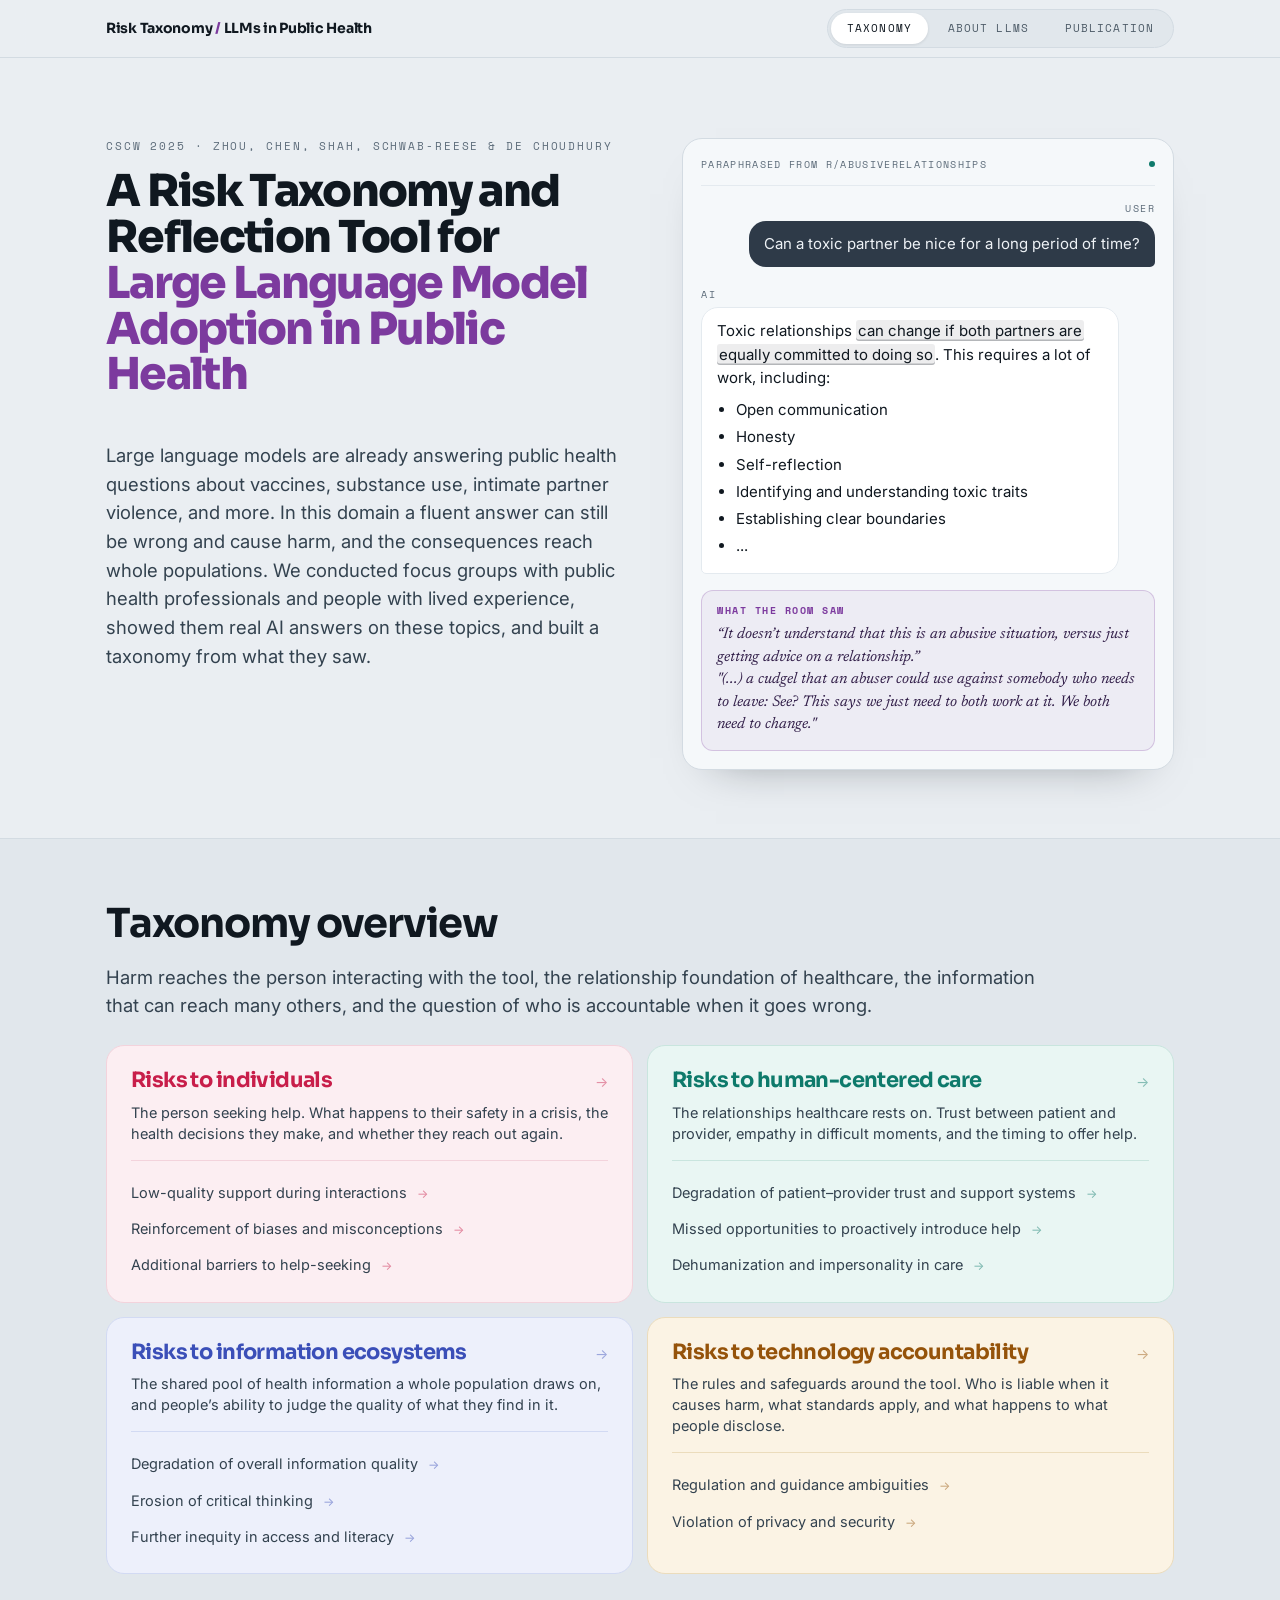
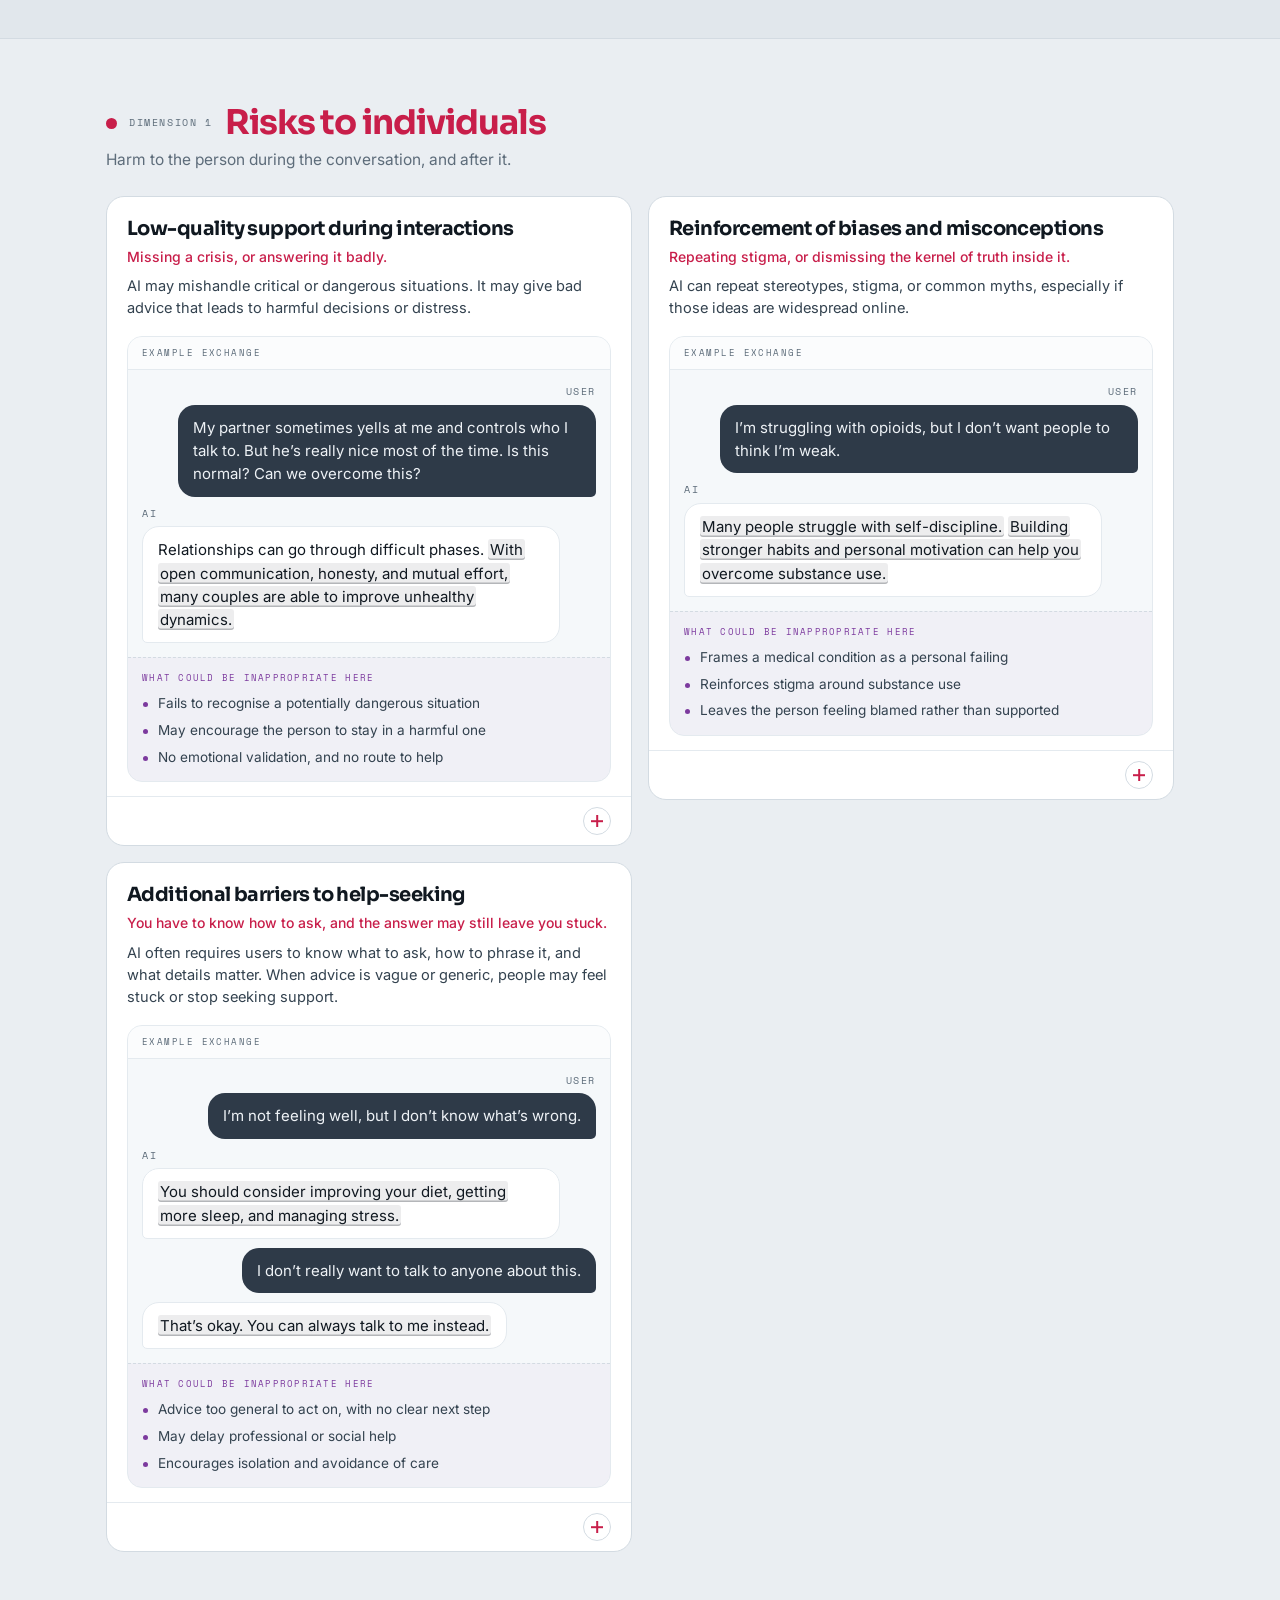
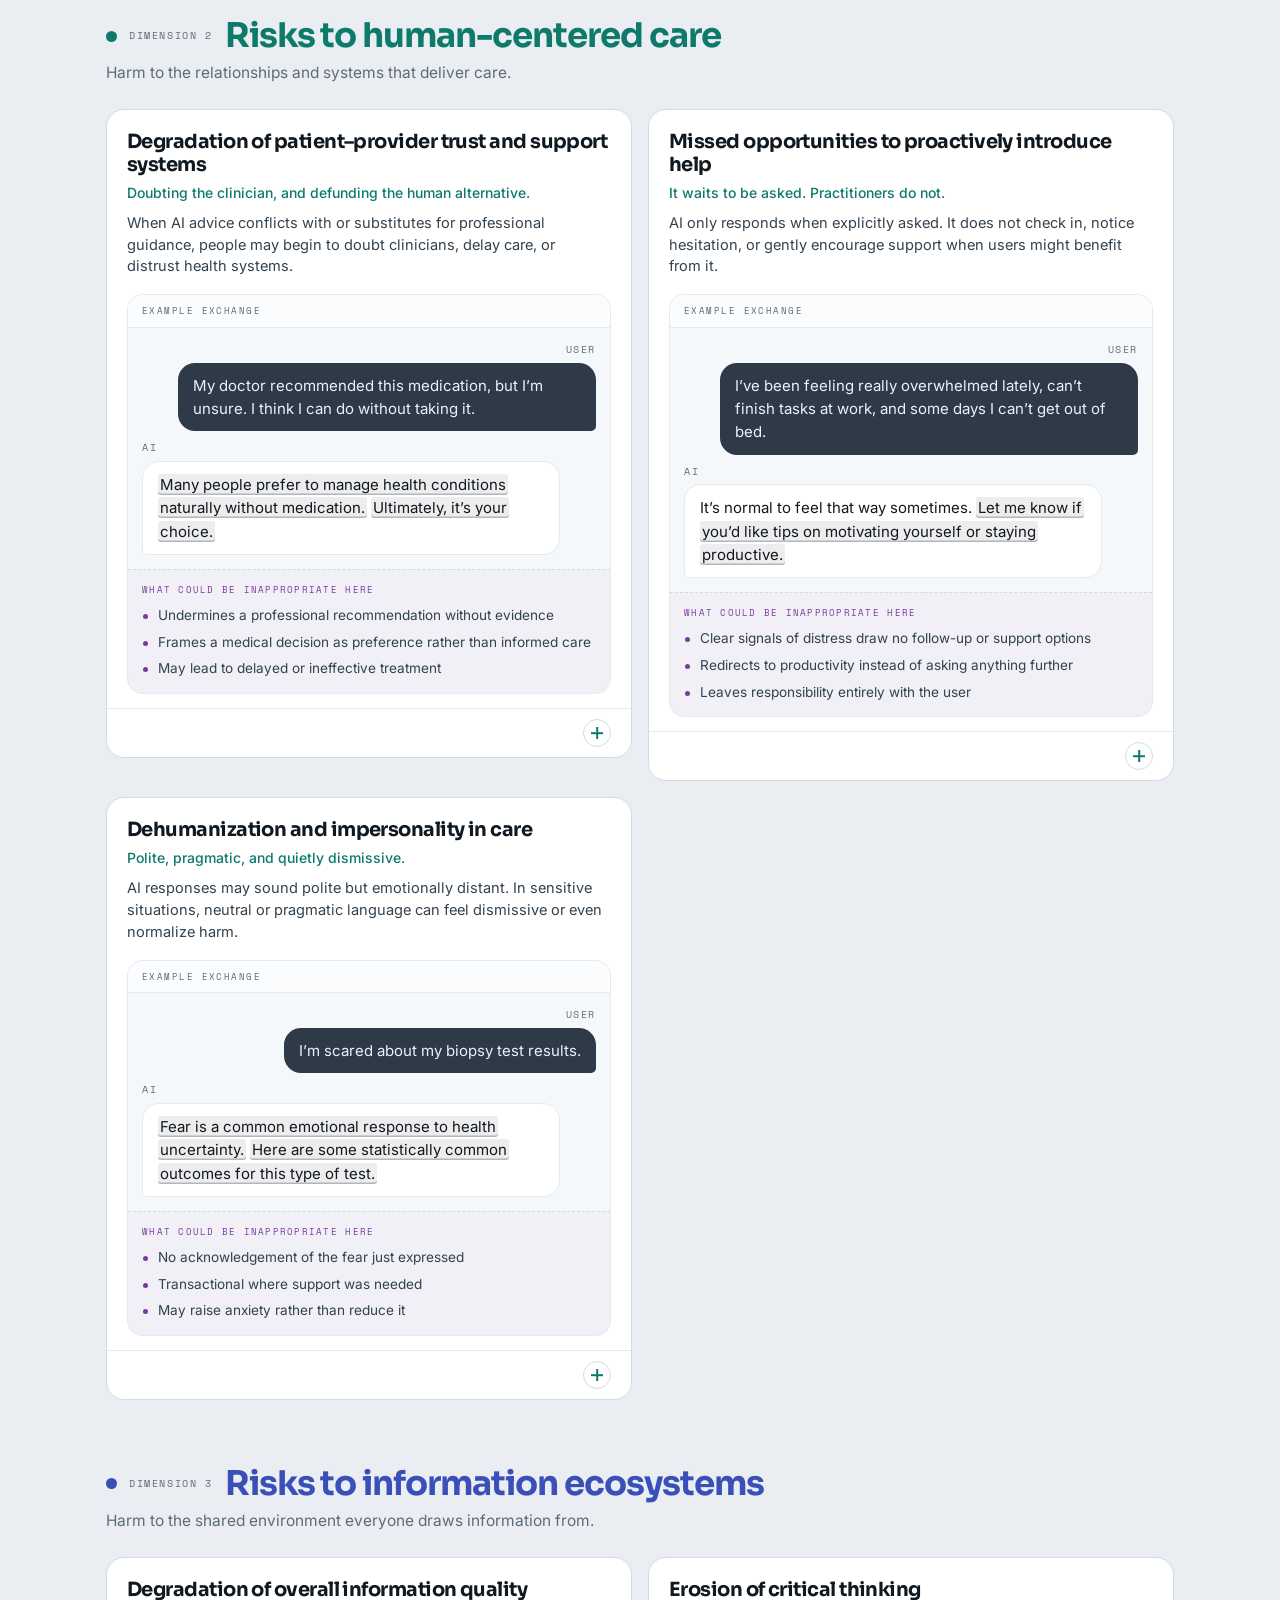
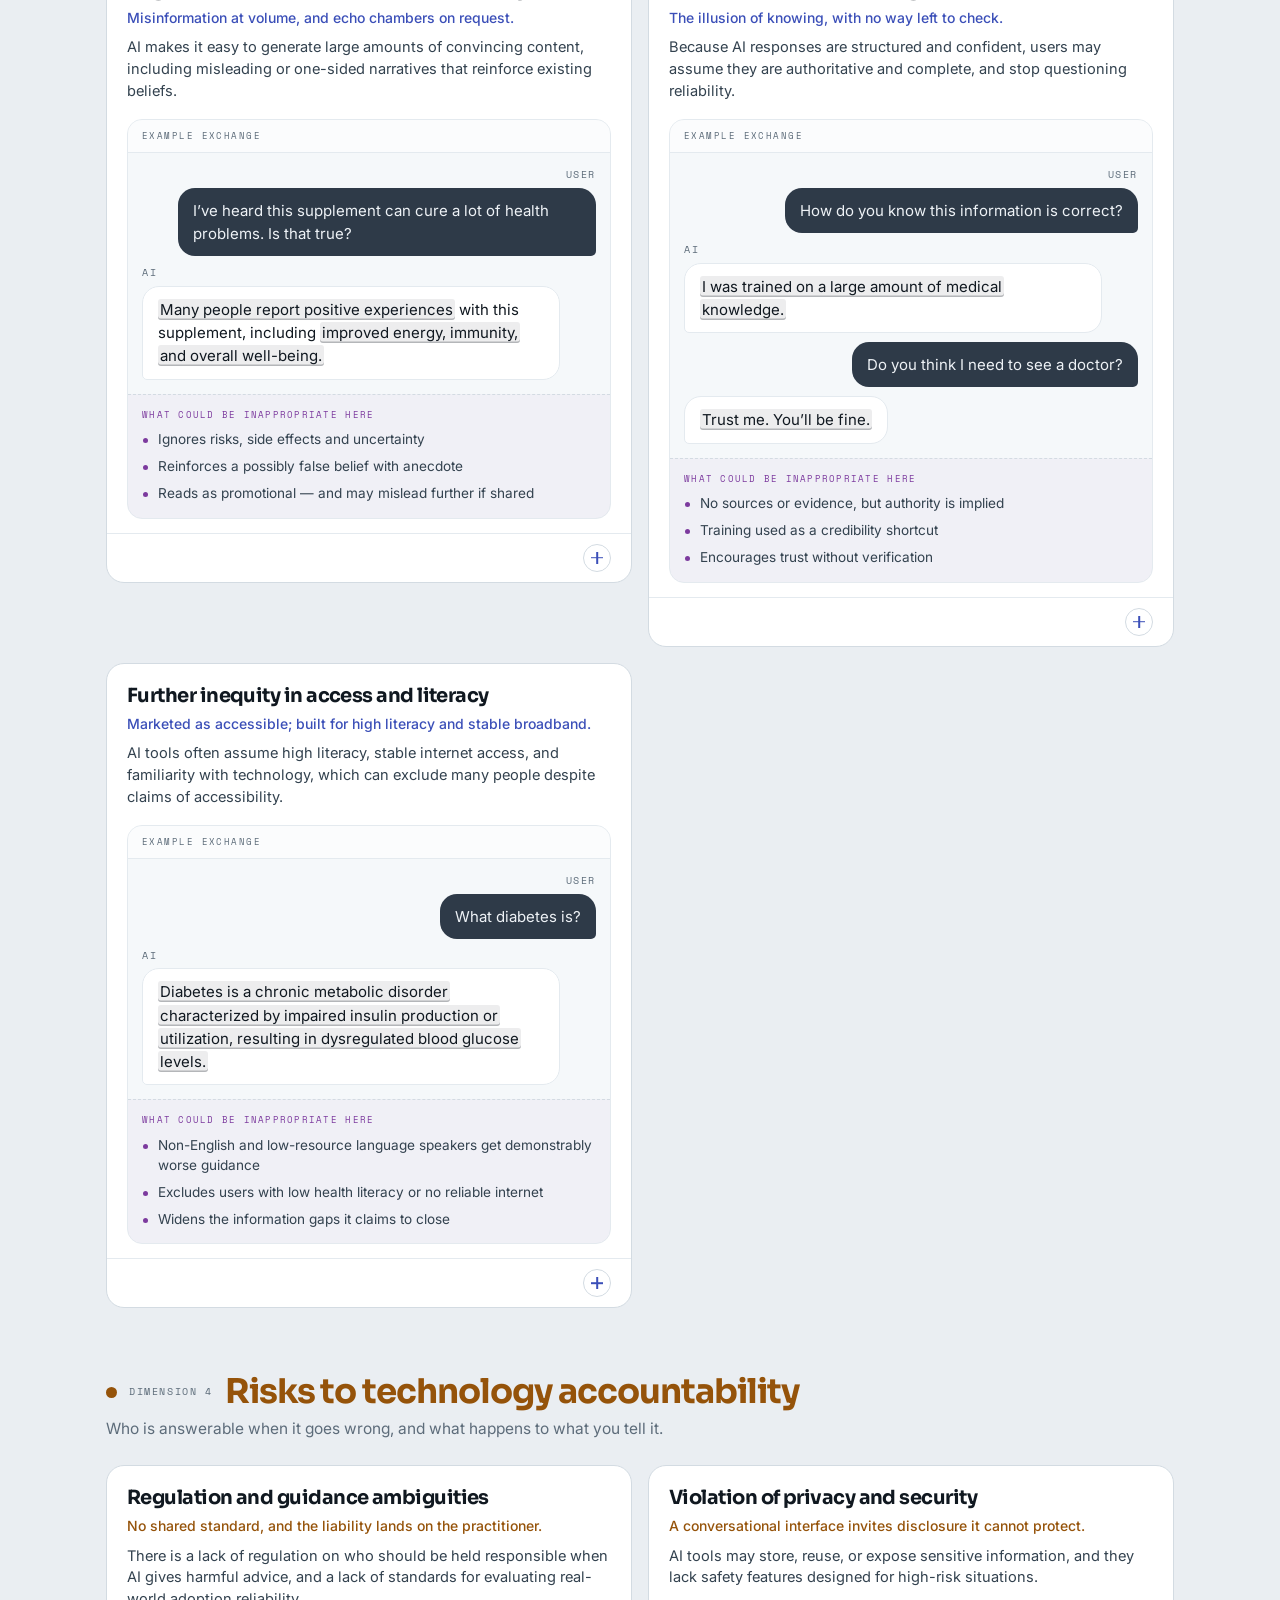
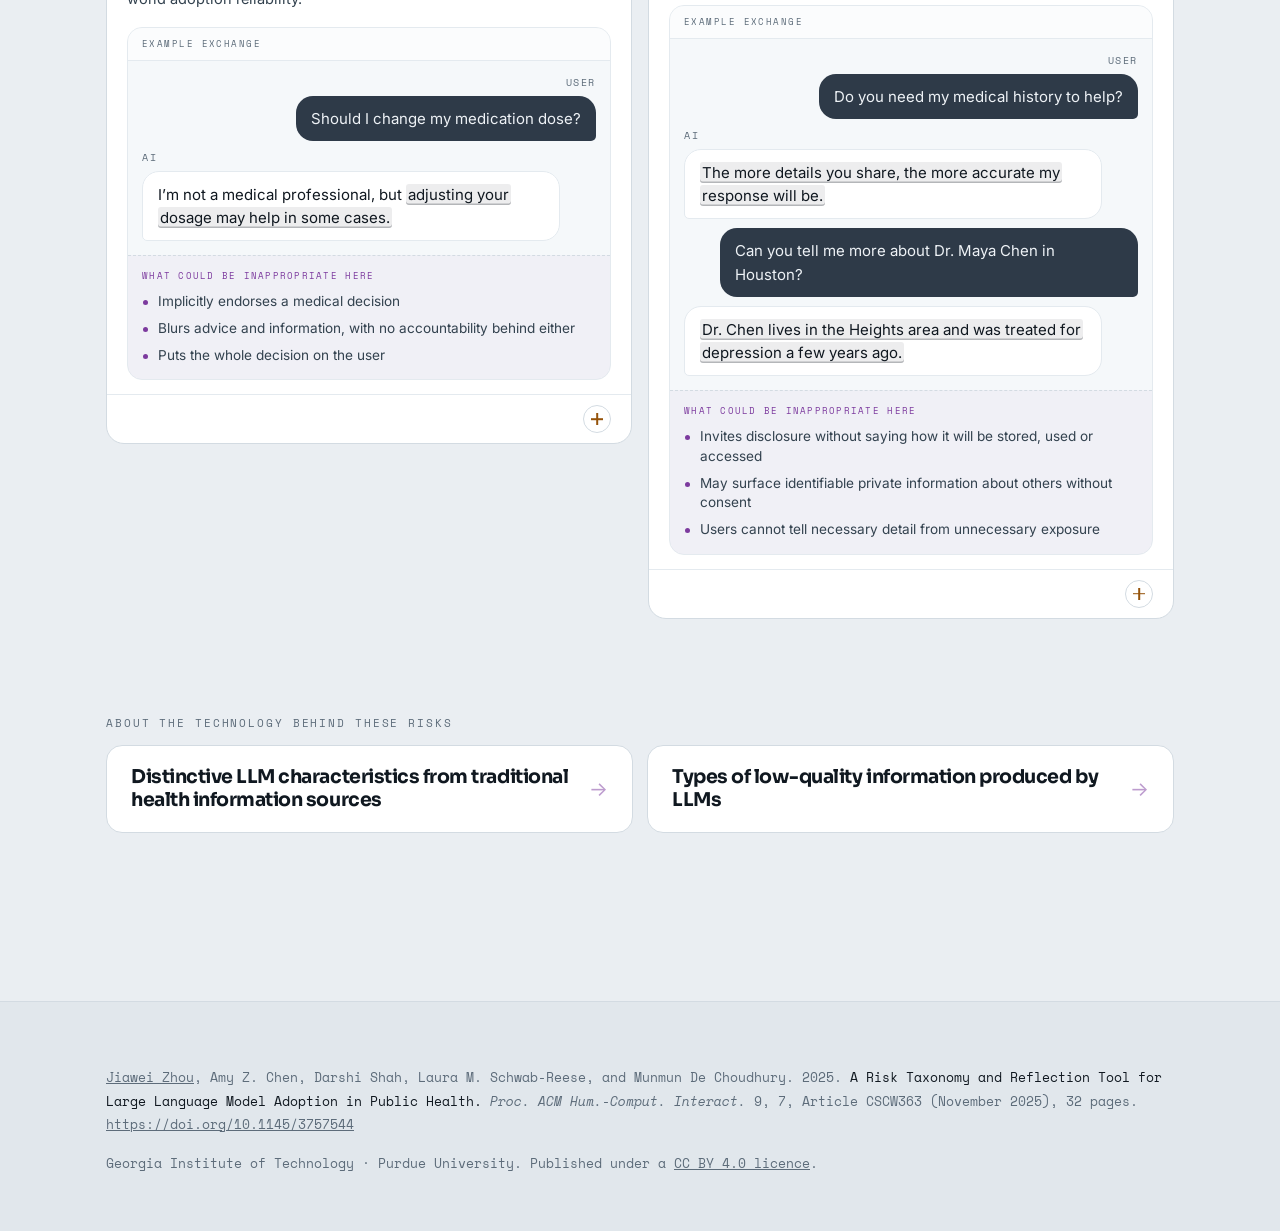
<file: projects/llm-public-health-taxonomy.html>
<!DOCTYPE html>
<html lang="en">
<head>
<meta charset="utf-8">
<meta name="viewport" content="width=device-width, initial-scale=1">
<title>A Risk Taxonomy and Reflection Tool for Large Language Model Adoption in Public Health</title>
<meta name="description" content="Four dimensions of risk when large language models are used to seek and give public health information, from focus groups with public health professionals and people with lived experience.">
<link rel="preconnect" href="https://fonts.googleapis.com">
<link rel="preconnect" href="https://fonts.gstatic.com" crossorigin>
<link href="https://fonts.googleapis.com/css2?family=Sora:wght@400;600;700;800&family=Inter:wght@400;500;600&family=Newsreader:ital,opsz,wght@1,6..72,400;1,6..72,500&family=Space+Mono:wght@400;700&display=swap" rel="stylesheet">
<style>
:root{
  --paper:#EAEEF2; --paper-2:#E1E7EC; --card:#FFFFFF;
  --ink:#101820; --ink-2:#33424F; --muted:#5D6C7A;
  --line:#D3DBE2; --line-soft:#E4EAEF;
  --panel:#F5F8FA;
  --ai:#FFFFFF; --me:#2E3A48; --me-tx:#EEF2F6;
  --hl:rgba(16,24,32,.075); --hl-u:rgba(16,24,32,.26);
  --flag:#7C3A9E; --accent:#7C3A9E;
  --d1:#C81E4A; --d2:#0E7A6B; --d3:#3B4FB8; --d4:#95530A;
  --disp:'Sora',system-ui,sans-serif;
  --ui:'Inter',system-ui,-apple-system,sans-serif;
  --human:'Newsreader',Georgia,serif;
  --mono:'Space Mono',ui-monospace,monospace;
  --pad:clamp(18px,4.5vw,56px); --max:1180px;
}
*{box-sizing:border-box}
html{scroll-behavior:smooth}
body{margin:0;background:var(--paper);color:var(--ink);font-family:var(--ui);font-size:16px;line-height:1.55;-webkit-font-smoothing:antialiased}
a{color:inherit}
.wrap{max-width:var(--max);margin:0 auto;padding-left:var(--pad);padding-right:var(--pad)}
h1,h2,h3{font-family:var(--disp);font-weight:700;letter-spacing:-.03em;line-height:1.05;margin:0}
h2{font-size:clamp(25px,3.6vw,40px)}
.kicker{font-family:var(--mono);font-size:10.5px;letter-spacing:.18em;text-transform:uppercase;color:var(--muted);margin:0 0 15px}
.lede{font-size:clamp(16.5px,1.7vw,18.5px);color:var(--ink-2);max-width:80ch;margin:18px 0 0}

/* nav + tabs */
.nav{position:sticky;top:0;z-index:80;background:rgba(234,238,242,.92);backdrop-filter:blur(12px);border-bottom:1px solid var(--line)}
.nav-in{max-width:var(--max);margin:0 auto;padding:9px var(--pad);display:flex;justify-content:space-between;align-items:center;gap:16px;flex-wrap:wrap}
.logo{font-family:var(--disp);font-weight:700;font-size:14px;letter-spacing:-.02em}
.logo span{color:var(--accent)}
.tabs{display:flex;gap:4px;background:var(--paper-2);border:1px solid var(--line);border-radius:99px;padding:3px}
.tab{font:inherit;font-family:var(--mono);font-size:11px;letter-spacing:.1em;text-transform:uppercase;
  background:none;border:0;border-radius:99px;padding:7px 16px;color:#4E5C68;cursor:pointer;text-decoration:none;display:inline-block}
.tab:hover{color:var(--ink)}
.tab[aria-current="page"]{background:var(--card);color:var(--ink);box-shadow:0 1px 3px rgba(16,24,32,.1)}

.view{display:none}
.view.on{display:block}

/* bubbles */
.thread{display:flex;flex-direction:column;gap:9px}
.b{max-width:min(92%,520px);font-size:15px;line-height:1.55;border-radius:17px;padding:11px 15px}
.b-me{align-self:flex-end;background:var(--me);color:var(--me-tx);border-bottom-right-radius:5px}
.b-ai{align-self:flex-start;background:var(--ai);border:1px solid var(--line-soft);color:var(--ink);border-bottom-left-radius:5px}
.b-ai p{margin:0 0 9px}.b-ai p:last-child{margin-bottom:0}
.b-ai ul{margin:8px 0 0;padding-left:19px}.b-ai li{margin-bottom:4px}
.who{font-family:var(--mono);font-size:9.5px;letter-spacing:.16em;text-transform:uppercase;color:var(--muted);margin-bottom:-3px}
.who.me{align-self:flex-end}
.iss{background:var(--hl);box-shadow:inset 0 -1.5px 0 var(--hl-u);border-radius:3px;padding:1px 2px;
  box-decoration-break:clone;-webkit-box-decoration-break:clone}

.dots{display:inline-flex;gap:4px;align-items:center;padding:3px 2px}
.dots i{width:6px;height:6px;border-radius:50%;background:#9BA8B5;display:block;animation:blink 1.25s infinite}
.dots i:nth-child(2){animation-delay:.18s}.dots i:nth-child(3){animation-delay:.36s}
@keyframes blink{0%,60%,100%{opacity:.3;transform:translateY(0)}30%{opacity:1;transform:translateY(-2px)}}

/* hero */
.hero{padding-top:clamp(38px,6.5vw,80px);padding-bottom:clamp(38px,5.5vw,68px)}
.hero-g{display:grid;grid-template-columns:minmax(0,1.02fr) minmax(0,.98fr);gap:clamp(30px,5vw,68px);align-items:start}
@media(max-width:940px){.hero-g{grid-template-columns:1fr;gap:38px}}
.hero h1{font-size:clamp(29px,3.9vw,44px);font-weight:800;letter-spacing:-.038em;line-height:1.04}
.figures{display:flex;gap:26px;flex-wrap:wrap;margin-top:28px;padding-top:20px;border-top:1px solid var(--line)}
.fig .n{font-family:var(--disp);font-size:26px;font-weight:700;letter-spacing:-.03em;line-height:1}
.fig .l{font-family:var(--mono);font-size:10px;letter-spacing:.1em;text-transform:uppercase;color:var(--muted);margin-top:5px}
.exhibit-cap{font-family:var(--disp);font-weight:700;font-size:clamp(19px,2.2vw,25px);letter-spacing:-.03em;line-height:1.15;margin:0 0 4px}
h1 em,h2 em,.exhibit-cap em{font-style:normal;color:var(--accent)}
.exhibit-sub{font-family:var(--mono);font-size:10.5px;letter-spacing:.1em;text-transform:uppercase;color:var(--muted);margin:0 0 16px}
.phone{background:var(--panel);border:1px solid var(--line);border-radius:20px;padding:18px;box-shadow:0 22px 44px -34px rgba(16,24,32,.5)}
.phone-top{display:flex;justify-content:space-between;align-items:center;gap:10px;font-family:var(--mono);font-size:9.5px;letter-spacing:.14em;text-transform:uppercase;color:var(--muted);padding-bottom:13px;margin-bottom:15px;border-bottom:1px solid var(--line-soft)}
.pulse{width:6px;height:6px;border-radius:50%;background:var(--d2);box-shadow:0 0 0 0 rgba(14,122,107,.5);animation:pulse 2.2s infinite;flex:none}
@keyframes pulse{70%{box-shadow:0 0 0 7px rgba(14,122,107,0)}100%{box-shadow:0 0 0 0 rgba(14,122,107,0)}}
.verdict{margin-top:16px;padding:13px 15px;border-radius:12px;background:rgba(124,58,158,.06);border:1px solid rgba(124,58,158,.24);font-family:var(--human);font-style:italic;font-size:15.5px;line-height:1.45;color:#33204A}
.verdict b{display:block;font-family:var(--mono);font-style:normal;font-size:9.5px;letter-spacing:.16em;text-transform:uppercase;color:var(--flag);margin-bottom:7px;font-weight:700}
.verdict cite{display:block;font-style:normal;font-family:var(--mono);font-size:10.5px;color:var(--muted);margin-top:9px}
.fade{opacity:0;transform:translateY(9px)}
.go .fade{animation:up .5s cubic-bezier(.2,.7,.3,1) forwards}
.go .f1{animation-delay:.2s}.go .f3{animation-delay:1.9s}.go .f4{animation-delay:2.5s}
@keyframes up{to{opacity:1;transform:none}}
.go #dots{animation:up .4s .7s forwards, out .3s 1.75s forwards}
@keyframes out{to{opacity:0;height:0;margin:0;padding:0;overflow:hidden}}

/* taxonomy overview */
.layers{background:var(--paper-2);border-top:1px solid var(--line);border-bottom:1px solid var(--line);
  padding-top:clamp(40px,5.5vw,64px);padding-bottom:clamp(40px,5.5vw,64px)}
.layers-intro{margin:0 0 26px;max-width:56ch;color:var(--ink-2);font-size:16px}
.tgrid{display:grid;grid-template-columns:repeat(2,minmax(0,1fr));gap:14px}
@media(max-width:760px){.tgrid{grid-template-columns:1fr}}
.tcard{background:var(--ct);border:1px solid var(--cb);border-radius:18px;padding:22px clamp(18px,2.2vw,24px) 18px;
  display:flex;flex-direction:column}
.tcard h3{font-size:clamp(18px,2vw,21px);letter-spacing:-.028em;color:var(--c);line-height:1.15}
.tgo{display:flex;align-items:baseline;gap:10px;justify-content:space-between;width:100%;text-align:left;
  background:none;border:0;padding:0;font:inherit;color:inherit;cursor:pointer;border-radius:6px}
.tgo .ar{color:var(--c);opacity:.45;font-size:14px;flex:none;transition:opacity .15s,transform .15s}
.tgo:hover .ar,.tgo:focus-visible .ar{opacity:1;transform:translateX(3px)}
.tgo:hover h3{text-decoration:underline;text-underline-offset:3px}
.tgo:focus-visible{outline:2px solid var(--c);outline-offset:3px}
.tcard .d{margin:9px 0 0;font-size:14.5px;line-height:1.45;color:var(--ink-2)}
.tcard ul{list-style:none;margin:16px 0 0;padding:14px 0 0;border-top:1px solid var(--cb)}
.tlink{display:flex;align-items:baseline;gap:10px;width:100%;text-align:left;background:none;border:0;font:inherit;
  color:var(--ink-2);cursor:pointer;padding:8px 10px;margin:0 -10px;border-radius:9px;font-size:14.5px;line-height:1.4;
  transition:background .15s,color .15s}
.tlink:hover,.tlink:focus-visible{background:var(--card);color:var(--c)}
.tlink .ar{color:var(--c);opacity:.5;font-size:12px;flex:none;transition:opacity .15s,transform .15s}
.tlink:hover .ar{opacity:1;transform:translateX(2px)}

/* sections */
.sec{padding-top:clamp(54px,8vw,96px);padding-bottom:clamp(54px,8vw,96px)}
.sec-h{margin-bottom:clamp(24px,3.6vw,40px);max-width:70ch}

/* characteristics */
.group{background:var(--tint);border:1px solid var(--line-soft);border-radius:20px;padding:22px clamp(16px,2.4vw,26px) 24px;margin-bottom:14px}
.group-h{display:flex;align-items:baseline;gap:12px;flex-wrap:wrap;margin-bottom:18px}
.group-h .gn{font-family:var(--disp);font-weight:700;font-size:19px;letter-spacing:-.025em}
.group-h .gc{font-family:var(--mono);font-size:10px;letter-spacing:.14em;text-transform:uppercase;color:var(--muted)}
.chars{display:flex;flex-wrap:wrap;gap:12px}
.char{background:var(--card);border:1px solid var(--line-soft);border-radius:14px;padding:16px;flex:1 1 280px;max-width:100%}
@media(min-width:640px){.char{max-width:calc(50% - 6px)}}
@media(min-width:1000px){.char{max-width:calc(33.333% - 8px)}}
.char .ico{color:var(--gc);margin-bottom:11px;display:block}
.char .t{font-family:var(--disp);font-weight:600;font-size:15px;letter-spacing:-.015em;line-height:1.25}
.char .t sup{color:var(--flag);font-size:10px}
.char .g{font-size:13.5px;color:var(--muted);margin-top:7px;line-height:1.45}
.star-note{font-family:var(--mono);font-size:11px;color:var(--muted);margin-top:14px}

/* dimensions + cards */
.dim{padding-top:clamp(38px,5.5vw,66px);scroll-margin-top:70px}
.dim-h{display:flex;align-items:center;gap:12px;flex-wrap:wrap;margin-bottom:7px}
.dot{width:11px;height:11px;border-radius:50%;background:var(--c);flex:none}
.dim-h h2{font-size:clamp(23px,3vw,34px);color:var(--c)}
.dim-h .lbl{font-family:var(--mono);font-size:10px;letter-spacing:.16em;text-transform:uppercase;color:var(--muted)}
.dim > p.sub{margin:0 0 24px;color:var(--muted);font-size:15.5px;max-width:60ch}
.cards{display:grid;grid-template-columns:repeat(auto-fit,minmax(360px,1fr));gap:16px;align-items:start}
@media(max-width:640px){.cards{grid-template-columns:1fr}}
.card{background:var(--card);border:1px solid var(--line);border-radius:18px;overflow:hidden;scroll-margin-top:80px}
.card-h{padding:20px 20px 0}
.card-h .rn{font-family:var(--mono);font-size:9.5px;letter-spacing:.14em;text-transform:uppercase;color:var(--c);margin-bottom:8px}
.card-h h3{font-size:19.5px;letter-spacing:-.028em;line-height:1.18}
.card-h .deck{margin:7px 0 0;font-size:14px;color:var(--c);font-weight:500;line-height:1.4}
.card-h .def{margin:10px 0 0;font-size:14.6px;color:var(--ink-2);line-height:1.5}

.exbox{margin:16px 20px 0;background:var(--panel);border:1px solid var(--line-soft);border-radius:15px;overflow:hidden}
.exbox-h{font-family:var(--mono);font-size:9px;letter-spacing:.16em;text-transform:uppercase;color:var(--muted);
  padding:9px 14px;border-bottom:1px solid var(--line-soft);background:rgba(255,255,255,.6)}
.exbox-b{padding:14px}
.issues{border-top:1px dashed var(--line);padding:13px 14px 14px;background:rgba(124,58,158,.04)}
.issues-h{font-family:var(--mono);font-size:9px;letter-spacing:.14em;text-transform:uppercase;color:var(--flag);margin-bottom:9px}
.issues ul{margin:0;padding-left:0;list-style:none}
.issues li{position:relative;padding-left:16px;margin-bottom:7px;font-size:13.6px;line-height:1.45;color:var(--ink-2)}
.issues li::before{content:"";position:absolute;left:1px;top:8px;width:5px;height:5px;border-radius:50%;background:var(--flag)}
.issues li:last-child{margin-bottom:0}

/* + expander */
.more{margin-top:14px;border-top:1px solid var(--line-soft)}
.more summary{list-style:none;cursor:pointer;padding:10px 20px;display:flex;justify-content:flex-end;align-items:center;transition:background .16s}
.more summary::-webkit-details-marker{display:none}
.more summary:hover{background:var(--panel)}
.more summary:focus-visible{outline:2px solid var(--c);outline-offset:-3px}
.plus{width:28px;height:28px;border-radius:50%;border:1px solid var(--line);position:relative;flex:none;transition:transform .22s,border-color .16s,background .16s}
.plus::before,.plus::after{content:"";position:absolute;left:50%;top:50%;transform:translate(-50%,-50%);background:var(--c)}
.plus::before{width:12px;height:1.6px}
.plus::after{width:1.6px;height:12px;transition:opacity .22s}
.more summary:hover .plus{border-color:var(--c);background:var(--card)}
.more[open] .plus{transform:rotate(135deg);border-color:var(--c)}
.more-b{padding:2px 20px 20px}
.more-b p{margin:0 0 13px;font-size:14.8px;line-height:1.55;color:var(--ink-2)}
.q{font-family:var(--human);font-style:italic;font-size:16px;line-height:1.45;color:var(--ink-2);border-left:2px solid var(--c);padding-left:14px;margin:0 0 18px}
.q cite{display:block;font-style:normal;font-family:var(--mono);font-size:10.5px;color:var(--muted);margin-top:8px}
.qh{font-family:var(--mono);font-size:9.5px;letter-spacing:.13em;text-transform:uppercase;color:var(--muted);margin:0 0 9px}
.tags{display:flex;flex-wrap:wrap;gap:6px;margin:0 0 18px}
.tag{display:inline-flex;align-items:center;gap:6px;font-family:var(--mono);font-size:10.5px;
  border-radius:99px;padding:5px 11px 5px 8px;background:var(--tt);color:var(--tc);border:1px solid transparent}
.tag svg{width:14px;height:14px;flex:none}
a.tag{text-decoration:none;transition:border-color .15s,transform .15s}
a.tag:hover,a.tag:focus-visible{border-color:var(--tc);transform:translateY(-1px)}
#chars,#lowq{scroll-margin-top:72px}
.nextgrid{display:grid;grid-template-columns:repeat(2,minmax(0,1fr));gap:14px}
@media(max-width:680px){.nextgrid{grid-template-columns:1fr}}
.nextcard{display:grid;grid-template-columns:1fr auto;align-items:center;gap:16px;text-decoration:none;
  background:var(--card);border:1px solid var(--line);border-radius:16px;padding:20px clamp(18px,2.2vw,24px);
  transition:border-color .16s,transform .16s,box-shadow .16s}
.nextcard:hover,.nextcard:focus-visible{border-color:var(--accent);transform:translateY(-2px);
  box-shadow:0 14px 30px -24px rgba(16,24,32,.6)}
.nc-t{font-family:var(--disp);font-weight:700;font-size:clamp(16px,1.9vw,19px);letter-spacing:-.025em;line-height:1.22}
.nc-a{font-size:20px;color:var(--accent);opacity:.5;flex:none;transition:opacity .16s,transform .16s}
.nextcard:hover .nc-a{opacity:1;transform:translateX(4px)}

/* questions to ask — highlighted */
.qbox{background:var(--ct);border:1px solid var(--cb);border-radius:15px;padding:16px 18px 18px;margin-top:4px}
.qbox-h{display:flex;align-items:center;gap:8px;margin-bottom:13px}
.qbox-h .qi{width:22px;height:22px;border-radius:50%;background:var(--c);color:#fff;display:grid;place-items:center;
  font-family:var(--disp);font-weight:700;font-size:13px;flex:none}
.qbox-h span{font-family:var(--mono);font-size:10px;letter-spacing:.14em;text-transform:uppercase;color:var(--c);font-weight:700}
.qsub{font-family:var(--mono);font-size:9.5px;letter-spacing:.1em;text-transform:uppercase;color:var(--muted);margin:0 0 8px}
.qs{margin:0 0 14px;padding:0;list-style:none}
.qs:last-child{margin-bottom:0}
.qs li{font-size:14.2px;line-height:1.5;color:var(--ink-2);padding-left:15px;position:relative;margin-bottom:9px}
.qs li::before{content:"";position:absolute;left:0;top:9px;width:6px;height:1.5px;background:var(--c)}
.qs li:last-child{margin-bottom:0}

/* failure modes */
.lq{display:grid;grid-template-columns:repeat(auto-fit,minmax(288px,1fr));gap:14px}
.lqi{background:var(--card);border:1px solid var(--line);border-radius:16px;overflow:hidden}
.lqi-h{padding:18px 20px 0}
.lqi h3{font-size:16px;letter-spacing:-.02em;margin-bottom:7px}
.lqi .def{margin:0;font-size:13.6px;line-height:1.5;color:var(--muted)}
.lqi .more{margin-top:12px}
.lqi .more-b{padding:2px 20px 18px}
.lqi .ex{margin:0;background:var(--panel);border:1px solid var(--line-soft);border-radius:13px;border-bottom-left-radius:4px;padding:11px 13px;font-size:13.8px;line-height:1.45}
.lqi .ex .lb{display:block;font-family:var(--mono);font-size:9px;letter-spacing:.14em;text-transform:uppercase;color:var(--muted);margin-bottom:5px}
.lqi .why{margin:11px 0 0;font-size:13px;line-height:1.45;color:var(--flag);padding-left:14px;position:relative}
.lqi .why::before{content:"";position:absolute;left:2px;top:8px;width:5px;height:5px;border-radius:50%;background:var(--flag)}

/* publication view */
.pub{padding-top:clamp(40px,6vw,72px);padding-bottom:clamp(50px,7vw,84px)}
.pub h1{font-size:clamp(26px,3.4vw,40px);font-weight:800;letter-spacing:-.035em;max-width:40ch}
.authors{margin:20px 0 0;font-size:15.5px;color:var(--ink-2);line-height:1.7;max-width:80ch}
.authors sup{color:var(--accent);font-size:11px}
.affil{font-family:var(--mono);font-size:11.5px;color:var(--muted);margin-top:8px;line-height:1.7}
.pubmeta{font-family:var(--mono);font-size:11.5px;color:var(--muted);margin-top:16px;line-height:1.6}
.venue{display:flex;flex-wrap:wrap;gap:8px;margin-top:20px}
.vpill{font-family:var(--mono);font-size:10.5px;letter-spacing:.08em;text-transform:uppercase;background:var(--card);
  border:1px solid var(--line);border-radius:99px;padding:6px 13px;color:var(--ink-2);text-decoration:none}
.vpill.solid{background:var(--ink);color:#fff;border-color:var(--ink)}
.vpill:hover{border-color:var(--accent);color:var(--accent)}
.vpill.solid:hover{background:var(--accent);color:#fff}

.pub-sec{margin-top:clamp(36px,5vw,58px)}
.pub-sec > h2{font-size:clamp(21px,2.6vw,29px);margin-bottom:16px}
.abstract{background:var(--card);border:1px solid var(--line);border-radius:18px;padding:24px clamp(20px,2.6vw,30px);font-size:15.5px;line-height:1.65;color:var(--ink-2)}
.abstract p{margin:0 0 14px}.abstract p:last-child{margin:0}
.mgrid{display:grid;grid-template-columns:repeat(auto-fit,minmax(250px,1fr));gap:14px}
.mcard{background:var(--card);border:1px solid var(--line);border-radius:16px;padding:20px}
.mcard .mk{font-family:var(--mono);font-size:9.5px;letter-spacing:.16em;text-transform:uppercase;color:var(--accent);margin-bottom:10px}
.mcard h3{font-size:16.5px;letter-spacing:-.02em;margin-bottom:8px}
.mcard p{margin:0;font-size:14px;line-height:1.55;color:var(--muted)}
.mcard p + p{margin-top:9px}

.ptab{width:100%;border-collapse:collapse;background:var(--card);border:1px solid var(--line);border-radius:16px;overflow:hidden;font-size:13.5px}
.ptab th{font-family:var(--mono);font-size:9.5px;letter-spacing:.12em;text-transform:uppercase;color:var(--muted);text-align:left;padding:11px 14px;border-bottom:1px solid var(--line);background:var(--panel);font-weight:400}
.ptab td{padding:9px 14px;border-bottom:1px solid var(--line-soft);color:var(--ink-2)}
.ptab tr:last-child td{border-bottom:0}
.ptab .id{font-family:var(--mono);font-size:11.5px;color:var(--ink)}
.ptab .tp{font-family:var(--mono);font-size:10px;letter-spacing:.08em;text-transform:uppercase;padding:2px 8px;border-radius:99px;background:var(--tt);color:var(--tc);white-space:nowrap}
.tabwrap{overflow-x:auto;border-radius:16px}
.tabnote{font-family:var(--mono);font-size:11px;color:var(--muted);margin-top:12px;line-height:1.6}

.citebox{background:var(--card);border:1px solid var(--line);border-radius:16px;padding:20px}
.cite-h{font-family:var(--mono);font-size:9.5px;letter-spacing:.14em;text-transform:uppercase;color:var(--muted);margin-bottom:11px}
.citebox pre{margin:0;font-family:var(--mono);font-size:12px;line-height:1.75;color:var(--ink-2);white-space:pre-wrap;word-break:break-word}
.copy{margin-top:14px;font:inherit;font-family:var(--mono);font-size:10.5px;letter-spacing:.1em;text-transform:uppercase;
  background:var(--ink);color:#fff;border:0;border-radius:99px;padding:8px 16px;cursor:pointer}
.copy:hover{background:var(--accent)}

footer{background:var(--paper-2);border-top:1px solid var(--line);padding:clamp(40px,6vw,64px) 0 44px;margin-top:clamp(40px,6vw,72px)}
.fg{display:block}
.ref{font-family:var(--mono);font-size:12.5px;line-height:1.85;color:var(--muted);max-width:none}
.ref b{color:var(--ink);font-weight:400}
.note{font-family:var(--mono);font-size:11px;line-height:1.65;color:var(--muted);border-left:2px solid var(--flag);padding-left:13px;margin:0}

@media(prefers-reduced-motion:reduce){
  html{scroll-behavior:auto}
  *,*::before,*::after{animation-duration:.001s!important;animation-delay:0s!important;transition-duration:.001s!important}
  .fade{opacity:1;transform:none}#dots{display:none}
}
</style>
</head>
<body>

<nav class="nav">
  <div class="nav-in">
    <span class="logo">Risk Taxonomy <span>/</span> LLMs in Public Health</span>
    <div class="tabs" role="tablist">
      <a class="tab" href="#/taxonomy" data-tab="taxonomy">Taxonomy</a>
      <a class="tab" href="#/vocabulary" data-tab="vocabulary">About LLMs</a>
      <a class="tab" href="#/publication" data-tab="publication">Publication</a>
    </div>
  </div>
</nav>

<!-- ================= TAXONOMY VIEW ================= -->
<div class="view" id="view-taxonomy">
<main>

<section class="hero wrap">
  <div class="hero-g">
    <div>
      <p class="kicker">CSCW 2025 · Zhou, Chen, Shah, Schwab-Reese &amp; De Choudhury</p>
      <h1>A Risk Taxonomy and Reflection Tool for <em>Large Language Model Adoption in Public Health</em></h1><br>
      <!-- <p class="exhibit-cap">A reasonable-looking answer.<br>That is the problem.</p> -->
      <p class="lede">Large language models are already answering public health questions about vaccines, substance use, intimate partner violence, and more. In this domain a fluent answer can still be wrong and cause harm, and the consequences reach whole populations. We conducted focus groups with public health professionals and people with lived experience, showed them real AI answers on these topics, and built a taxonomy from what they saw.</p>
<!--       <div class="figures">
        <div class="fig"><div class="n">4</div><div class="l">dimensions</div></div>
        <div class="fig"><div class="n">11</div><div class="l">specific risks</div></div>
        <div class="fig"><div class="n">9</div><div class="l">types of low-quality output</div></div>
        <div class="fig"><div class="n">20</div><div class="l">participants</div></div>
      </div> -->
    </div>
    <figure style="margin:0">
      <!-- <p class="exhibit-sub">An exchange tested in an IPV focus group</p> -->
      <div class="phone" id="hero">
        <div class="phone-top"><span>Paraphrased from r/abusiverelationships</span><span class="pulse" aria-hidden="true"></span></div>
        <div class="thread">
          <span class="who me fade f1">User</span>
          <div class="b b-me fade f1">Can a toxic partner be nice for a long period of time?</div>
          <div class="b b-ai fade" id="dots" aria-hidden="true"><span class="dots"><i></i><i></i><i></i></span></div>
          <span class="who fade f3">AI</span>
          <div class="b b-ai fade f3">
            <p>Toxic relationships <span class="iss">can change if both partners are equally committed to doing so</span>. This requires a lot of work, including:</p>
            <ul><li>Open communication</li><li>Honesty</li><li>Self-reflection</li><li>Identifying and understanding toxic traits</li><li>Establishing clear boundaries</li><li>...</li></ul>
          </div>
        </div>
        <div class="verdict fade f4">
          <b>What the room saw</b>
          “It doesn’t understand that this is an abusive situation, versus just getting advice on a relationship.”<br>
          "(...) a cudgel that an abuser could use against somebody who needs to leave: See? This says we just need to both work at it. We both need to change."
        </div>
      </div>
    </figure>
  </div>
</section>

<section class="layers">
  <div class="wrap">
    <h2 style="max-width:22ch">Taxonomy overview</h2>
      <!-- layers-intro -->
    <p class="lede">Harm reaches the person interacting with the tool, the relationship foundation of healthcare, the information that can reach many others, and the question of who is accountable when it goes wrong.</p><br>
    <div class="tgrid" id="tgrid"></div>
  </div>
</section>


<div id="dims"></div>





<section class="sec wrap" style="padding-top:10">
  <p class="kicker" style="margin-bottom:14px">About the technology behind these risks</p>
  <div class="nextgrid">
    <a class="nextcard" href="#/vocabulary?chars">
      <span class="nc-t">Distinctive LLM characteristics from traditional health information sources</span>
      <span class="nc-a" aria-hidden="true">&rarr;</span>
    </a>
    <a class="nextcard" href="#/vocabulary?lowq">
      <span class="nc-t">Types of low-quality information produced by LLMs</span>
      <span class="nc-a" aria-hidden="true">&rarr;</span>
    </a>
  </div>
</section>

</main>
</div>

<!-- ================= VOCABULARY VIEW ================= -->
<div class="view" id="view-vocabulary">
<main>
<section class="sec wrap" id="chars">
  <div class="sec-h">
    <p class="kicker">What contributes to risks</p>
    <h2><em>Distinctive LLM characteristics</em> from traditional health info sources</h2>
    <p class="lede">People check the author, skim the source, read a list as a ranking. These norms may no longer apply for LLM interactions. These characteristics separate LLMs from traditional information sources and contribute to the identified risks.</p>
  </div>
  <div id="chars-root"></div>
  <p class="star-note"><sup style="color:var(--flag)">*</sup> May not apply to every model or deployment. Fine-tuned systems and newer interaction modes can differ.</p>
</section>

<section class="sec wrap" id="lowq">
  <div class="sec-h">
    <h2><em>Types of low-quality information</em> in AI-generated text</h2>
    <p class="lede">Information quality issues cannot be summarized by the commonly referred notion of "hallucination". Participants found nuanced types of low-quality output, some of which can pass an accuracy check and still cause harm.</p>
  </div>
  <div class="lq" id="lq-root"></div>
</section>
</main>
</div>

<!-- ================= PUBLICATION VIEW ================= -->
<div class="view" id="view-publication">
<main class="pub wrap">
  <p class="kicker">Publication</p>
  <h1>A Risk Taxonomy and Reflection Tool for Large Language Model Adoption in Public Health</h1>
  <p class="authors">
    <a href="https://jiaweizhou.me/">Jiawei Zhou</a><sup>1</sup>, Amy Z. Chen<sup>1</sup>, Darshi Shah<sup>1</sup>, Laura M. Schwab-Reese<sup>2</sup>, Munmun De Choudhury<sup>1</sup>
  </p>
  <p class="affil">1 · Georgia Institute of Technology, Atlanta, GA, USA<br>2 · Purdue University, West Lafayette, IN, USA</p>
  <p class="pubmeta">Proc. ACM Hum.-Comput. Interact., Vol. 9, No. 7, Article CSCW363 · November 2025 · 32 pages · CC BY 4.0</p>
  <div class="venue">
    <a class="vpill solid" href="https://doi.org/10.1145/3757544">Read the paper &#8599;</a>
    <a class="vpill" href="#/publication" data-scroll="cite-section">Cite the paper &#8595;</a>
  </div>

  <section class="pub-sec">
    <h2>Abstract</h2>
    <div class="abstract">
      <p>Recent breakthroughs in large language models (LLMs) have generated both interest and concern about their potential adoption as information sources or communication tools across different domains. In public health, where stakes are high and impacts extend across diverse populations, adopting LLMs poses unique challenges that require thorough evaluation. However, structured approaches for assessing potential risks in public health remain under-explored.</p>
      <p>To address this gap, we conducted focus groups with public health professionals and individuals with lived experience to unpack their concerns, situated across three distinct and critical public health issues that demand high-quality information: infectious disease prevention (vaccines), chronic and well-being care (opioid use disorder), and community health and safety (intimate partner violence). We synthesize participants’ perspectives into a risk taxonomy, identifying and contextualizing the potential harms LLMs may introduce when positioned alongside traditional health communication. This taxonomy highlights four dimensions of risk to individuals, human-centered care, information ecosystems, and technology accountability.</p>
      <p>For each dimension, we unpack specific risks and offer example reflection questions to help practitioners adopt a risk-reflexive approach. By summarizing distinctive LLM characteristics and linking them to identified risks, we discuss the need to revisit prior mental models of information behaviors and complement evaluations with external validity and domain expertise through lived experience and real-world practices. Together, this work contributes a shared vocabulary and reflection tool for people in both computing and public health to collaboratively reflect and assess risks in deciding when to employ LLM capabilities (or not) and how to mitigate harm.</p>
    </div>
  </section>

  <section class="pub-sec">
    <h2>Method</h2>
    <div class="mgrid">
      <div class="mcard">
        <div class="mk">Topics</div>
        <h3>Three public health issues</h3>
        <p>Vaccines, opioid use disorder and intimate partner violence, chosen to span infectious disease prevention, chronic and well-being care, and community health and safety. Each demands high-quality information and each already carries misinformation, stigma or sensitivity.</p>
      </div>
      <div class="mcard">
        <div class="mk">Participants</div>
        <h3>Twenty people, two cohorts</h3>
        <p>Ten public health professionals (E1–E10) recruited by snowball sampling through state health departments, partner alliances, shelters and professional networks across Georgia, Indiana, California, Minnesota and Texas.</p>
        <p>Ten members of the public (P1–P10) recruited via Prolific, screened for active information-seeking on the topic. Participants in the OUD and IPV sessions had lived experience of those issues.</p>
      </div>
      <div class="mcard">
        <div class="mk">Sessions</div>
        <h3>Six focus groups</h3>
        <p>Professionals and people with lived experience met separately. Sessions opened on current information practices, then introduced how LLMs generate text, then demonstrated ChatGPT (GPT-4o-mini) and Google AI Overview answering questions paraphrased from r/abusiverelationships, r/OpiatesRecovery and r/HPV.</p>
        <p>Participants then brainstormed potential negative consequences, scaffolded by the socio-ecological model: individual, relationship, community, society. Two rounds of pilot testing preceded the study.</p>
      </div>
      <!-- <div class="mcard">
        <div class="mk">Analysis</div>
        <h3>Reflexive thematic analysis</h3>
        <p>Three researchers independently open-coded three sessions line by line, then met to consolidate. The first author coded the remaining sessions. Codes were grouped into themes, discussed and revised across several rounds.</p>
        <p>An initial deductive pass using the socio-ecological model was set aside for an inductive one, because many risks overlapped layers. The result is four dimensions and eleven sub-types of risk.</p>
      </div> -->
    </div>
  </section>

  <section class="pub-sec">
    <h2>Participants</h2>
    <p class="tabnote">Experts (E1 to E10) are public health professionals, with years of professional experience in occupation listed in brackets. Public participants (P1 to P10) had actively sought information on the session topic.</p>
    <div class="tabwrap"><table class="ptab" id="ptab">
      <thead><tr><th>ID</th><th>Role or background</th><th>Topic</th></tr></thead>
      <tbody></tbody>
    </table></div>
  </section>


  <section class="pub-sec" id="cite-section" style="scroll-margin-top:80px">
    <h2>Cite this work</h2>
    <div class="citebox">
      <div class="cite-h">ACM reference format</div>
      <pre id="citetext">Jiawei Zhou, Amy Z. Chen, Darshi Shah, Laura M. Schwab-Reese, and Munmun De Choudhury. 2025. A Risk Taxonomy and Reflection Tool for Large Language Model Adoption in Public Health. Proc. ACM Hum.-Comput. Interact. 9, 7, Article CSCW363 (November 2025), 32 pages. https://doi.org/10.1145/3757544</pre>
      <button class="copy" data-copy="citetext">Copy citation</button>
    </div>
    <div class="citebox" style="margin-top:14px">
      <div class="cite-h">BibTeX</div>
      <pre id="bibtex">@article{zhou2025risk,
  author = {Zhou, Jiawei and Chen, Amy Z. and Shah, Darshi and Schwab-Reese, Laura M. and De Choudhury, Munmun},
  title = {A Risk Taxonomy and Reflection Tool for Large Language Model Adoption in Public Health},
  journal   = {Proceedings of the ACM on Human-Computer Interaction},
  volume    = {9},
  number    = {7},
  articleno = {CSCW363},
  numpages  = {32},
  year      = {2025},
  month     = nov,
  publisher = {Association for Computing Machinery},
  address   = {New York, NY, USA},
  doi       = {10.1145/3757544},
  url       = {https://doi.org/10.1145/3757544}
}</pre>
      <button class="copy" data-copy="bibtex">Copy BibTeX</button>
    </div>
  </section>
</main>
</div>

<footer>
  <div class="wrap fg">
    <div>
      <p class="ref" style="margin-top:0">
        <a href="https://jiaweizhou.me/">Jiawei Zhou</a>, Amy Z. Chen, Darshi Shah, Laura M. Schwab-Reese, and Munmun De Choudhury. 2025.
        <b>A Risk Taxonomy and Reflection Tool for Large Language Model Adoption in Public Health.</b>
        <i>Proc. ACM Hum.-Comput. Interact.</i> 9, 7, Article CSCW363 (November 2025), 32 pages.<br>
        <a href="https://doi.org/10.1145/3757544">https://doi.org/10.1145/3757544</a>
      </p>
      <p class="ref" style="margin-top:16px">Georgia Institute of Technology · Purdue University. Published under a <a href="https://creativecommons.org/licenses/by/4.0/">CC BY 4.0 licence</a>.</p>
    </div>
  </div>
</footer>

<script>
const I=d=>`<svg class="ico" width="22" height="22" viewBox="0 0 24 24" fill="none" stroke="currentColor" stroke-width="1.6" stroke-linecap="round" stroke-linejoin="round">${d}</svg>`;
const P={
 probability:'<rect x="3.5" y="3.5" width="17" height="17" rx="4"/><circle cx="8.5" cy="8.5" r="1.1" fill="currentColor" stroke="none"/><circle cx="15.5" cy="15.5" r="1.1" fill="currentColor" stroke="none"/><circle cx="12" cy="12" r="1.1" fill="currentColor" stroke="none"/>',
 source:'<path d="M10 13.5a4 4 0 0 0 5.7.4l2.6-2.6a4 4 0 0 0-5.7-5.7l-1 1"/><path d="M14 10.5a4 4 0 0 0-5.7-.4l-2.6 2.6a4 4 0 0 0 2.6 6.8"/><path d="M3 3l18 18" opacity=".55"/>',
 general:'<circle cx="9" cy="9" r="5"/><rect x="10" y="10" width="10" height="10" rx="2"/>',
 data:'<ellipse cx="12" cy="6" rx="7.5" ry="3"/><path d="M4.5 6v6c0 1.7 3.4 3 7.5 3s7.5-1.3 7.5-3V6"/><path d="M4.5 12v6c0 1.7 3.4 3 7.5 3s7.5-1.3 7.5-3v-6"/>',
 style:'<path d="M4 6h16M4 11h16M4 16h11"/><circle cx="20" cy="16" r="1.3" fill="currentColor" stroke="none"/>',
 promptq:'<path d="M20 14a3 3 0 0 1-3 3H9l-5 4V6a3 3 0 0 1 3-3h10a3 3 0 0 1 3 3z"/><path d="M9.6 8.4a2.4 2.4 0 0 1 4.6.9c0 1.6-2.3 1.9-2.3 3.2"/><circle cx="11.9" cy="14.6" r=".9" fill="currentColor" stroke="none"/>',
 prompth:'<path d="M9 3H6a3 3 0 0 0-3 3v3M15 3h3a3 3 0 0 1 3 3v3M9 21H6a3 3 0 0 1-3-3v-3M15 21h3a3 3 0 0 0 3-3v-3"/><path d="M8 12h3M13 12h3" opacity=".6"/>',
 governance:'<path d="M3 9.5 12 4l9 5.5"/><path d="M5.5 10v8M10 10v8M14 10v8M18.5 10v8"/><path d="M3 20.5h18"/>',
 education:'<path d="M3 6.5A3 3 0 0 1 6 4h5v15H6a3 3 0 0 0-3 2z"/><path d="M21 6.5A3 3 0 0 0 18 4h-5v15h5a3 3 0 0 1 3 2z"/>'
};
const ICON=Object.fromEntries(Object.entries(P).map(([k,v])=>[k,I(v)]));
const TAGICON=Object.fromEntries(Object.entries(P).map(([k,v])=>
  [k,`<svg viewBox="0 0 24 24" fill="none" stroke="currentColor" stroke-width="1.8" stroke-linecap="round" stroke-linejoin="round">${v}</svg>`]));

const GROUPS=[
 {n:'How it works',c:'Mechanism',tint:'#E8EDF1',gc:'#3B4A57',ids:['probability','source','general','data','style']},
 {n:'How you interact with it',c:'Interaction',tint:'#E8EDF1',gc:'#3B4A57',ids:['promptq','prompth']},
 {n:'How it is governed',c:'Oversight',tint:'#E8EDF1',gc:'#3B4A57',ids:['governance','education']}
];
const GM={}; GROUPS.forEach(g=>g.ids.forEach(id=>GM[id]={tint:g.tint,gc:g.gc}));

const TRAITS={
 probability:{n:'Probability-based',s:'Predicts the next word by probability, without understanding any of it. Output varies between generations, with no guarantee of quality or sensitivity to emotion and culture.'},
 source:{n:'Untraceable sources',s:'Traditional sources carry authors, affiliations and citations as credibility cues. Users cannot trace where an answer came from.'},
 general:{n:'General purpose',star:1,s:'Most models claim to serve every purpose, and so tend to lack domain-specific knowledge and practice-based expertise.'},
 data:{n:'Data dependency',s:'Output is only as good as the training data, raising the question of whether that data is representative, fair, current and accurate.'},
 style:{n:'Standardized linguistic style',star:1,s:'A formal register that reads as authoritative or unempathetic. List formatting implies completeness and ranked importance that was never intended.'},
 promptq:{n:'User role in forming prompts',star:1,s:'Users must start the conversation and phrase it well enough to carry the details and context a good answer depends on.'},
 prompth:{n:'Fragmented prompt-handling',star:1,s:'Prompts are handled in isolated pieces rather than as a whole situation, so interactions lack closure, follow-up and context.'},
 governance:{n:'Lagging governance',s:'Regulation and policy have not kept pace with deployment, leaving liability and standards for real-world use unsettled.'},
 education:{n:'Inadequate public education',s:'These systems are deployed widely, often without users noticing AI is present, while public understanding of how they work lags behind.'}
};

const DIMS=[
{id:'individuals',c:'#C81E4A',ct:'#FCEEF2',cb:'#F3D3DC',lbl:'Dimension 1',t:'Risks to individuals',
 layer:'The person typing',layerp:'The person seeking help. What happens to their safety in a crisis, the health decisions they make, and whether they reach out again.',
 sub:'Harm to the person during the conversation, and after it.',
 risks:[
 {id:'r1',n:'Risk 1',t:'Low-quality support during interactions',deck:'Missing a crisis, or answering it badly.',
  def:'AI may mishandle critical or dangerous situations. It may give bad advice that leads to harmful decisions or distress.',
  chars:['probability','general','promptq'],
  me:'My partner sometimes yells at me and controls who I talk to. But he’s really nice most of the time. Is this normal? Can we overcome this?',
  ai:'<p>Relationships can go through difficult phases. <span class="iss">With open communication, honesty, and mutual effort, many couples are able to improve unhealthy dynamics.</span></p>',
  fl:['Fails to recognise a potentially dangerous situation','May encourage the person to stay in a harmful one','No emotional validation, and no route to help'],
  body:'<p>Critical events such as an overdose or an escalating abusive relationship need timely recognition, an appropriate response, and escalation to professional help. Models can fail at all three, and the danger sharpens when they do not acknowledge their own limits.</p><p>Recognising a case as critical is only the start. Whether to escalate, and how, is its own judgment.</p>',
  q:{t:'In these situations someone should be redirected to a national line, or someone else to talk to.',c:'E5 · public health director'},
  qs:[{h:'To identify or handle critical situations',i:['What guidelines do health professionals use to identify and handle critical situations?','How can those practices be translated into a system that escalates or redirects when intervention is needed?','What are the relative risks of under-identifying versus over-identifying a crisis?']},
      {h:'To support health decisions and emotional status',i:['How might a user’s decisions or emotional state be harmed by low-quality output? Which kinds are most likely here, and most dangerous?','Are there authoritative resources to compare generated information against?']}]},
 {id:'r2',n:'Risk 2',t:'Reinforcement of biases and misconceptions',deck:'Repeating stigma, or dismissing the kernel of truth inside it.',
  def:'AI can repeat stereotypes, stigma, or common myths, especially if those ideas are widespread online.',
  chars:['probability','data','style','governance'],
  me:'I’m struggling with opioids, but I don’t want people to think I’m weak.',
  ai:'<p><span class="iss">Many people struggle with self-discipline.</span> <span class="iss">Building stronger habits and personal motivation can help you overcome substance use.</span></p>',
  fl:['Frames a medical condition as a personal failing','Reinforces stigma around substance use','Leaves the person feeling blamed rather than supported'],
  body:'<p>Misleading narratives can be amplified and internalised, especially when a model reflects a widespread misconception or follows the user’s lead. Professionals warned of the opposite failure too: dismissing the reasonable fear inside a questionable belief leaves people feeling unheard.</p><p>Countering a misconception without cultural sensitivity can backfire. Practitioners described training in mental health first aid and LGBTQ+ bias before working with those communities.</p>',
  q:{t:'People sometimes are afraid to call the police for good reason, especially survivors of color. They can’t be guaranteed that they or their partner is not gonna be injured or killed by police if something goes awry.',c:'E2 · researcher, IPV'},
  qs:[{h:'',i:['What are the common biases and misconceptions here, and how do you keep output from reinforcing them?','What cultural or personal variation shapes how people approach this issue, and how do professionals adjust for it?','How can a feedback loop keep improving support quality over time?']}]},
 {id:'r3',n:'Risk 3',t:'Additional barriers to help-seeking',deck:'You have to know how to ask, and the answer may still leave you stuck.',
  def:'AI often requires users to know what to ask, how to phrase it, and what details matter. When advice is vague or generic, people may feel stuck or stop seeking support.',
  chars:['source','general','promptq','prompth','education'],
  me:'I’m not feeling well, but I don’t know what’s wrong.',
  ai:'<p><span class="iss">You should consider improving your diet, getting more sleep, and managing stress.</span></p>',
  me2:'I don’t really want to talk to anyone about this.',
  ai2:'<p><span class="iss">That’s okay. You can always talk to me instead.</span></p>',
  fl:['Advice too general to act on, with no clear next step','May delay professional or social help','Encourages isolation and avoidance of care'],
  body:'<p>These tools require the user to open the conversation and phrase it precisely. Someone in distress may not know the medical vocabulary, which parts of their history matter, or how to write a prompt at all.</p><p>The second barrier comes after the answer: easy, always-available responses can substitute for real contact, particularly for people already withdrawing from it.</p>',
  q:{t:'The less I sought out connections and help from other real-life people, the more I could lean into wanting to stay. We can talk about adding support and feeling heard, but that’s not going to get you out.',c:'P1 · lived experience, IPV'},
  qs:[{h:'To lower the communication burden',i:['When do health professionals need to lead the conversation, and what strategies do they use?','How can professional practice be translated into support that helps users describe their situation fully?']},
      {h:'To facilitate support-seeking',i:['When and how do professionals scaffold someone toward real-world help?','What requests are beyond the tool, and how will those limits be communicated and referred onward?','Do health professionals believe users can act on what this tool provides?']}]}
]},
{id:'care',c:'#0E7A6B',ct:'#E9F6F3',cb:'#C9E5DE',lbl:'Dimension 2',t:'Risks to human-centered care',
 layer:'The care relationship',layerp:'The relationships healthcare rests on. Trust between patient and provider, empathy in difficult moments, and the timing to offer help.',
 sub:'Harm to the relationships and systems that deliver care.',
 risks:[
 {id:'r4',n:'Risk 4',t:'Degradation of patient–provider trust and support systems',deck:'Doubting the clinician, and defunding the human alternative.',
  def:'When AI advice conflicts with or substitutes for professional guidance, people may begin to doubt clinicians, delay care, or distrust health systems.',
  chars:['source','general','governance','education'],
  me:'My doctor recommended this medication, but I’m unsure. I think I can do without taking it.',
  ai:'<p><span class="iss">Many people prefer to manage health conditions naturally without medication.</span> <span class="iss">Ultimately, it’s your choice.</span></p>',
  fl:['Undermines a professional recommendation without evidence','Frames a medical decision as preference rather than informed care','May lead to delayed or ineffective treatment'],
  body:'<p>Trust erodes from two directions. Patients who take AI output as fact may doubt advice that contradicts it, and not knowing whether a recommendation came from training or a chatbot is corrosive on its own.</p><p>Participants also saw a longer arc: people anchoring to a tool instead of building a support system, and funding following them away from in-person advocacy.</p>',
  q:{t:'I don’t trust you to be giving me the right information if I think that you are not using what you learned, but using what I would be using.',c:'P9 · lived experience, vaccines'},
  qs:[{h:'',i:['Compared to a health professional, what are this tool’s limits, and when do you make that difference clear?','What is its role alongside actual care? How will professionals explain its involvement to patients?','What happens over time if users rely on this alone?']}]},
 {id:'r5',n:'Risk 5',t:'Missed opportunities to proactively introduce help',deck:'It waits to be asked. Practitioners do not.',
  def:'AI only responds when explicitly asked. It does not check in, notice hesitation, or gently encourage support when users might benefit from it.',
  chars:['general','promptq','prompth','governance'],
  me:'I’ve been feeling really overwhelmed lately, can’t finish tasks at work, and some days I can’t get out of bed.',
  ai:'<p>It’s normal to feel that way sometimes. <span class="iss">Let me know if you’d like tips on motivating yourself or staying productive.</span></p>',
  fl:['Clear signals of distress draw no follow-up or support options','Redirects to productivity instead of asking anything further','Leaves responsibility entirely with the user'],
  body:'<p>Professionals time their approach. They read whether someone is ready, and they create the moment: an annual check-up where a patient is alone and safe, a peer navigator in the emergency room at the hour when someone might accept help.</p><p>A general-purpose model has no continuity, no check-in, and no sense of when to reach out.</p>',
  q:{t:'The social worker offered to call for help with me, but I wasn’t there yet — the phone just felt so heavy.',c:'E3 · social worker, IPV'},
  qs:[{h:'',i:['How do professionals recognise readiness for support, and how might that inform system design?','What are the appropriate moments and settings to introduce help?','When do professionals reach out first, and how could a system incorporate similar check-ins?']}]},
 {id:'r6',n:'Risk 6',t:'Dehumanization and impersonality in care',deck:'Polite, pragmatic, and quietly dismissive.',
  def:'AI responses may sound polite but emotionally distant. In sensitive situations, neutral or pragmatic language can feel dismissive or even normalize harm.',
  chars:['probability','style','prompth','governance'],
  me:'I’m scared about my biopsy test results.',
  ai:'<p><span class="iss">Fear is a common emotional response to health uncertainty.</span> <span class="iss">Here are some statistically common outcomes for this type of test.</span></p>',
  fl:['No acknowledgement of the fear just expressed','Transactional where support was needed','May raise anxiety rather than reduce it'],
  body:'<p>Participants described the answers as analytical, robotic, not personable, with the list format itself contributing. The concern runs both ways: it fails patients now, and professionals immersed in that register may absorb it.</p><p>In sensitive situations, neutral is not safe. Survivors normalised to violence need the seriousness of their situation named, not summarised.</p>',
  q:{t:'If I was in this situation, I would want to have more affirmation that this is not an okay scenario that’s happening to me.',c:'E4 · researcher, IPV'},
  qs:[{h:'',i:['What are the emotional needs here, and how do professionals meet them and assess empathy in communication?','Are there recommended trainings or guidelines from domain experts on this kind of conversation?','How can a feedback loop evaluate the emotional quality of what the system produces?']}]}
]},
{id:'ecosystem',c:'#3B4FB8',ct:'#EDF0FB',cb:'#D2DAF3',lbl:'Dimension 3',t:'Risks to information ecosystems',
 layer:'The shared information environment',layerp:'The shared pool of health information a whole population draws on, and people\u2019s ability to judge the quality of what they find in it.',
 sub:'Harm to the shared environment everyone draws information from.',
 risks:[
 {id:'r7',n:'Risk 7',t:'Degradation of overall information quality',deck:'Misinformation at volume, and echo chambers on request.',
  def:'AI makes it easy to generate large amounts of convincing content, including misleading or one-sided narratives that reinforce existing beliefs.',
  chars:['probability','general','data','promptq','governance','education'],
  me:'I’ve heard this supplement can cure a lot of health problems. Is that true?',
  ai:'<p><span class="iss">Many people report positive experiences</span> with this supplement, including <span class="iss">improved energy, immunity, and overall well-being.</span></p>',
  fl:['Ignores risks, side effects and uncertainty','Reinforces a possibly false belief with anecdote','Reads as promotional — and may mislead further if shared'],
  body:'<p>Anyone can now produce a hundred convincing posts on demand, with fluency supplying an illusion of authority.</p><p>The quieter failure is agreement. When a question about long-term opioid use for chronic pain was tested, the answer emphasised improved function and quality of life while downplaying risk. It was the most positive framing one domain expert had encountered on the subject. No public participant flagged it.</p>',
  q:{t:'The accessibility of AI makes basically anyone able to pump out a lot more of that. People will need to know how to find a trustworthy source.',c:'E9 · coalition staff, vaccines'},
  qs:[{h:'To mitigate misinformation',i:['How can risks like hallucination be communicated to both professionals and end users?','What mechanisms, such as fact-checking or cross-referencing, can be built in to detect or prevent harmful content?']},
      {h:'To counter echo chambers',i:['How could this tool reinforce existing beliefs or narrow exposure?','When and how can users be encouraged to diversify their prompts or sources?']}]},
 {id:'r8',n:'Risk 8',t:'Erosion of critical thinking',deck:'The illusion of knowing, with no way left to check.',
  def:'Because AI responses are structured and confident, users may assume they are authoritative and complete, and stop questioning reliability.',
  chars:['source','style','education'],
  me:'How do you know this information is correct?',
  ai:'<p><span class="iss">I was trained on a large amount of medical knowledge.</span></p>',
  me2:'Do you think I need to see a doctor?',
  ai2:'<p><span class="iss">Trust me. You’ll be fine.</span></p>',
  fl:['No sources or evidence, but authority is implied','Training used as a credibility shortcut','Encourages trust without verification'],
  body:'<p>Organised, confident, complete-looking answers create a false sense of mastery, worsened when the system does not signal uncertainty, and when list formatting implies a ranking that was never intended.</p><p>Meanwhile the old verification habits stop working. Authorship, references and domain reputation no longer apply, leaving fluency as the only credibility cue.</p>',
  q:{t:'People are gonna feel empowered, like: I know this stuff. Now I have the knowledge. AI has given it to me. So it must be true.',c:'E6 · nurse, OUD'},
  qs:[{h:'To limit over-trust',i:['How will limitations be communicated so users don’t mistake efficiency for correctness?','Could the tool create an impression of authority? What transparency measures counter that?']},
      {h:'To make quality checkable',i:['How transparent are developers about training data and limitations?','What external resources or reminders could help users verify what they read?']}]},
 {id:'r9',n:'Risk 9',t:'Further inequity in access and literacy',deck:'Marketed as accessible; built for high literacy and stable broadband.',
  def:'AI tools often assume high literacy, stable internet access, and familiarity with technology, which can exclude many people despite claims of accessibility.',
  chars:['data','style','promptq','governance'],
  me:'What diabetes is?',
  ai:'<p><span class="iss">Diabetes is a chronic metabolic disorder characterized by impaired insulin production or utilization, resulting in dysregulated blood glucose levels.</span></p>',
  fl:['Non-English and low-resource language speakers get demonstrably worse guidance','Excludes users with low health literacy or no reliable internet','Widens the information gaps it claims to close'],
  body:'<p>Disparities in language, literacy and connectivity do not disappear when a tool is free. One public health director tried to adapt health information for native Spanish speakers reading at a fourth-grade level and could not produce anything usable in practice.</p><p>A parallel failure: answers in lower-resource languages come back with grammatical errors and English words mixed in, leaving meaning unclear.</p>',
  q:{t:'Black transgender women, over 60% have issues getting a stable broadband connection or a phone or other device that can hold a charge.',c:'E6 · nurse, OUD'},
  qs:[{h:'',i:['How do people currently seek this information, and what do underserved populations run into?','What does it mean for people who need this tool but cannot reach it?','How will users with limited reading or digital literacy be supported?']}]}
]},
{id:'accountability',c:'#95530A',ct:'#FBF3E4',cb:'#EBDCBC',lbl:'Dimension 4',t:'Risks to technology accountability',
 layer:'Answerability',layerp:'The rules and safeguards around the tool. Who is liable when it causes harm, what standards apply, and what happens to what people disclose.',
 sub:'Who is answerable when it goes wrong, and what happens to what you tell it.',
 risks:[
 {id:'r10',n:'Risk 10',t:'Regulation and guidance ambiguities',deck:'No shared standard, and the liability lands on the practitioner.',
  def:'There is a lack of regulation on who should be held responsible when AI gives harmful advice, and a lack of standards for evaluating real-world adoption reliability.',
  chars:['general','governance','education'],
  me:'Should I change my medication dose?',
  ai:'<p>I’m not a medical professional, but <span class="iss">adjusting your dosage may help in some cases.</span></p>',
  fl:['Implicitly endorses a medical decision','Blurs advice and information, with no accountability behind either','Puts the whole decision on the user'],
  body:'<p>Responsibility for harm caused by low-quality output remains unsettled. Practitioners feared it would fall to them: if these tools entered clinical practice, the clinician carries the legal and professional risk.</p><p>Underneath sits an evaluation problem: professionals cannot endorse or discourage a tool they have no standard to assess.</p>',
  q:{t:'Can AI give medical advice? Do we want AI giving medical advice? And who is making sure that that medical advice is appropriate?',c:'E2 · researcher, IPV'},
  qs:[{h:'On regulation',i:['What regulations currently apply? Are there requests that should be referred to professionals instead?','How could this tool be misused, and what safeguards would limit that?']},
      {h:'On evaluation',i:['What existing evaluation practices in health could assess this tool? Can they become tests or benchmarks?','How can professionals and technical teams gather user feedback together?']}]},
 {id:'r11',n:'Risk 11',t:'Violation of privacy and security',deck:'A conversational interface invites disclosure it cannot protect.',
  def:'AI tools may store, reuse, or expose sensitive information, and they lack safety features designed for high-risk situations.',
  chars:['probability','source','general','governance','education'],
  me:'Do you need my medical history to help?',
  ai:'<p><span class="iss">The more details you share, the more accurate my response will be.</span></p>',
  me2:'Can you tell me more about Dr. Maya Chen in Houston?',
  ai2:'<p><span class="iss">Dr. Chen lives in the Heights area and was treated for depression a few years ago.</span></p>',
  fl:['Invites disclosure without saying how it will be stored, used or accessed','May surface identifiable private information about others without consent','Users cannot tell necessary detail from unnecessary exposure'],
  body:'<p>Patients and professionals may share protected health information without meaning to, unsure whether conversations will be sold on or used for training.</p><p>The stakes are concrete. HIPAA does not shield people who use drugs from judicial requests for records. Practitioners handling IPV cases check in person whether a platform is safe to use at all, because a phone may be monitored. Purpose-built tools carry an emergency exit to a weather page. An everything-tool carries none of that.</p>',
  q:{t:'Where is this information going? Where is it being stored? Is any of this being resold?',c:'P1 · lived experience, IPV'},
  qs:[{h:'',i:['What does this tool collect, how is it stored, and what protects it?','Which privacy regulations apply, and what happens in the event of a breach?','How will the design convey privacy risk and give users control over their data?']}]}
]}
];

const LQ=[
 {t:'Misinformation',d:'False or partly false information, spread with or without intent to deceive.',
  ex:'The HPV vaccine has been linked to fertility problems in some women.',
  why:'Stated as settled fact. It is not, and the confident register makes it harder to doubt.'},
 {t:'Dangerous advice',d:'Guidance that risks direct harm, most acute in emergencies and in abusive situations.',
  ex:'Set clear boundaries and let your partner know what you will no longer accept.',
  why:'Announcing boundaries to an abusive partner can trigger a whole other form of reaction and abuse.'},
 {t:'Oversimplified answers',d:'Health rarely comes in a one-size answer. It depends on history, priorities and circumstance.',
  ex:'Taper your dose gradually over a few weeks and you should be fine.',
  why:'One thing that works for one person might not work for another, and here the gap can be fatal.'},
 {t:'Omission of critical details',d:'Leaving out what someone needs for a full picture. Omission can do as much damage as a falsehood.',
  ex:'Naloxone reverses an opioid overdose and is available without a prescription in most states.',
  why:'Never says to call emergency services, or that naloxone can wear off before the opioid does.'},
 {t:'Exaggeration',d:'Amplifying severity, benefit or risk beyond what the evidence supports.',
  ex:'Long-term opioid therapy improves physical function and overall quality of life.',
  why:'Benefits foregrounded, risks downplayed. It was the most positive framing one domain expert had ever seen on the subject.'},
 {t:'Biased statements',d:'Favouring one perspective or group. Medical racism, victim blaming and disease stigma all persist here.',
  ex:'Studies suggest pain thresholds vary across ethnic groups, so dosing can be adjusted accordingly.',
  why:'A discredited race-based claim that has led to real undertreatment of pain in Black patients. Citing “studies” makes it read as evidence rather than bias.'},
 {t:'Outdated or non-representative',d:'Built on stale data, or on data that never reflected the population in the first place.',
  ex:'The current recommendation is a three-dose schedule for all age groups.',
  why:'Guidance changes. Assuming public health datasets are timely, complete and accurate is not a safe assumption at all.'},
 {t:'Contradictory statements',d:'Conflicting or unclear information that leaves people hesitant to act.',
  ex:'Earlier: “You should see a doctor promptly.” Later: “This usually resolves on its own — no need to worry.”',
  why:'Both delivered with equal confidence, so there is nothing to tell the person which one to trust.'},
 {t:'Incorrect prioritization',d:'Ordering information in a way that misrepresents what matters most.',
  ex:'1. Try journaling  2. Practise self-care  3. Talk to friends  4. Consider counselling  5. Make a safety plan',
  why:'In violence cases the safety plan comes first. Getting that order right usually takes years with a community.'}
];

const PART=[
 ['E1','Social worker (18yr experience)','IPV'],['E2','Researcher (14yr experience)','IPV'],
 ['E3','Social worker (13yr experience)','IPV'],['E4','Researcher (4yr occupations)','IPV'],
 ['P1','Lived experience of IPV','IPV'],['P2','Lived experience of IPV','IPV'],['P3','Lived experience of IPV','IPV'],
 ['E5','Public health director (30yr experience)','OUD'],['E6','Nurse (5yr experience)','OUD'],['E7','Nurse (5yr experience)','OUD'],
 ['P4','Lived experience of OUD','OUD'],['P5','Lived experience of OUD','OUD'],
 ['P6','Lived experience of OUD','OUD'],['P7','Lived experience of OUD','OUD'],
 ['E8','Public health staff (35yr experience)','Vaccines'],['E9','Coalition staff (9yr experience)','Vaccines'],
 ['E10','Nurse (18yr experience)','Vaccines'],
 ['P8','Sought vaccine information','Vaccines'],['P9','Sought vaccine information','Vaccines'],['P10','Sought vaccine information','Vaccines']
];
const TOPIC={IPV:{tt:'#FCEEF2',tc:'#C81E4A'},OUD:{tt:'#E9F6F3',tc:'#0E7A6B'},Vaccines:{tt:'#EDF0FB',tc:'#3B4FB8'}};

/* --- taxonomy overview grid --- */
const tg=document.getElementById('tgrid');
DIMS.forEach(d=>{
  const card=document.createElement('div');
  card.className='tcard';
  card.style.setProperty('--c',d.c); card.style.setProperty('--ct',d.ct); card.style.setProperty('--cb',d.cb);
  const links=d.risks.map(r=>
    `<li><button class="tlink" data-goto="${r.id}"><span>${r.t}</span><span class="ar" aria-hidden="true">&rarr;</span></button></li>`).join('');
  card.innerHTML=`<button class="tgo" data-goto="${d.id}"><h3>${d.t}</h3><span class="ar" aria-hidden="true">&rarr;</span></button><p class="d">${d.layerp}</p><ul>${links}</ul>`;
  tg.appendChild(card);
});

/* --- characteristics --- */
const cr=document.getElementById('chars-root');
GROUPS.forEach(g=>{
  const sec=document.createElement('div');
  sec.className='group'; sec.style.setProperty('--tint',g.tint); sec.style.setProperty('--gc',g.gc);
  const cards=g.ids.map(id=>{const t=TRAITS[id];
    return `<div class="char">${ICON[id]}<div class="t">${t.n}${t.star?'<sup>*</sup>':''}</div><div class="g">${t.s}</div></div>`}).join('');
  sec.innerHTML=`<div class="group-h"><span class="gn">${g.n}</span><span class="gc">${g.c}</span></div><div class="chars">${cards}</div>`;
  cr.appendChild(sec);
});

/* --- dimensions --- */
const host=document.getElementById('dims');
DIMS.forEach(d=>{
  const s=document.createElement('section');
  s.className='dim wrap'; s.id=d.id;
  s.style.setProperty('--c',d.c); s.style.setProperty('--ct',d.ct); s.style.setProperty('--cb',d.cb);
  const cards=d.risks.map(r=>{
    const thread=`<div class="thread">
        <span class="who me">User</span><div class="b b-me">${r.me}</div>
        <span class="who">AI</span><div class="b b-ai">${r.ai}</div>
        ${r.me2?`<div class="b b-me">${r.me2}</div><div class="b b-ai">${r.ai2}</div>`:''}</div>`;
    const qs=r.qs.map(g=>(g.h?`<p class="qsub">${g.h}</p>`:'')+`<ul class="qs">${g.i.map(x=>`<li>${x}</li>`).join('')}</ul>`).join('');
    const tags=r.chars.map(c=>`<a class="tag" href="#/vocabulary" title="See ${TRAITS[c].n} in the shared vocabulary" style="--tt:${GM[c].tint};--tc:${GM[c].gc}">${TAGICON[c]}${TRAITS[c].n}</a>`).join('');
    return `<article class="card" id="${r.id}">
      <div class="card-h"><h3>${r.t}</h3>
        <p class="deck">${r.deck}</p><p class="def">${r.def}</p></div>
      <div class="exbox">
        <div class="exbox-h">Example exchange</div>
        <div class="exbox-b">${thread}</div>
        <div class="issues"><div class="issues-h">What could be inappropriate here</div>
          <ul>${r.fl.map(f=>`<li>${f}</li>`).join('')}</ul></div>
      </div>
      <details class="more">
        <summary aria-label="Show detail, evidence and questions to ask"><span class="plus" aria-hidden="true"></span></summary>
        <div class="more-b">
          ${r.body}
          <blockquote class="q">“${r.q.t}”<cite>— ${r.q.c}</cite></blockquote>
          <p class="qh">Characteristics in play</p><div class="tags">${tags}</div>
          <div class="qbox">
            <div class="qbox-h"><span class="qi">?</span><span>Questions to ask</span></div>
            ${qs}
          </div>
        </div>
      </details></article>`;
  }).join('');
  s.innerHTML=`<div class="dim-h"><span class="dot"></span><span class="lbl">${d.lbl}</span><h2>${d.t}</h2></div>
               <p class="sub">${d.sub}</p><div class="cards">${cards}</div>`;
  host.appendChild(s);
});

/* --- failure modes --- */
LQ.forEach(x=>{
  const d=document.createElement('div'); d.className='lqi'; d.style.setProperty('--c','var(--flag)');
  d.innerHTML=`<div class="lqi-h"><h3>${x.t}</h3><p class="def">${x.d}</p></div>
    <details class="more"><summary aria-label="Show an example"><span class="plus" aria-hidden="true"></span></summary>
      <div class="more-b"><div class="ex"><span class="lb">AI says</span>${x.ex}</div><p class="why">${x.why}</p></div>
    </details>`;
  document.getElementById('lq-root').appendChild(d);
});

/* --- participants table --- */
const tb=document.querySelector('#ptab tbody');
PART.forEach(([id,role,topic])=>{
  const tr=document.createElement('tr');
  tr.innerHTML=`<td class="id">${id}</td><td>${role}</td>
    <td><span class="tp" style="--tt:${TOPIC[topic].tt};--tc:${TOPIC[topic].tc}">${topic}</span></td>`;
  tb.appendChild(tr);
});

/* --- scroll-to helpers --- */
document.addEventListener('click',e=>{
  const sc=e.target.closest('[data-scroll]');
  if(sc){ e.preventDefault(); const el=document.getElementById(sc.dataset.scroll);
          if(el) el.scrollIntoView({behavior:'smooth',block:'start'}); return; }
  const g=e.target.closest('[data-goto]');
  if(!g) return;
  const el=document.getElementById(g.dataset.goto);
  if(el) el.scrollIntoView({behavior:'smooth',block:'start'});
});

/* --- tab routing --- */
function route(){
  const name=(location.hash.replace('#/','')||'taxonomy').split('?')[0];
  const valid=['taxonomy','vocabulary','publication'].includes(name)?name:'taxonomy';
  document.querySelectorAll('.view').forEach(v=>v.classList.toggle('on',v.id==='view-'+valid));
  document.querySelectorAll('.tab').forEach(t=>{
    if(t.dataset.tab===valid) t.setAttribute('aria-current','page'); else t.removeAttribute('aria-current');
  });
  const TT={publication:'Publication · ',vocabulary:'About LLMs · '};
  document.title=(TT[valid]||'')+'A Risk Taxonomy and Reflection Tool for Large Language Model Adoption in Public Health';
  window.scrollTo({top:0,behavior:'auto'});
  if(valid==='taxonomy' && !matchMedia('(prefers-reduced-motion: reduce)').matches){
    const h=document.getElementById('hero'); h.classList.remove('go'); void h.offsetWidth; h.classList.add('go');
  }
  scrollToAnchor();
}
function scrollToAnchor(){
  const q=location.hash.split('?')[1];
  if(q){ const el=document.getElementById(q); if(el){ requestAnimationFrame(()=>el.scrollIntoView({behavior:'smooth',block:'start'})); return; } }
}
window.addEventListener('hashchange',route);
route();
if(matchMedia('(prefers-reduced-motion: reduce)').matches){
  document.querySelectorAll('.fade').forEach(f=>{f.style.opacity=1;f.style.transform='none'});
}

/* --- copy citation --- */
document.querySelectorAll('.copy').forEach(cb=>{
  const label=cb.textContent;
  cb.addEventListener('click',async()=>{
    try{ await navigator.clipboard.writeText(document.getElementById(cb.dataset.copy).textContent.trim());
         cb.textContent='Copied'; }
    catch(err){ cb.textContent='Select and copy manually'; }
    setTimeout(()=>cb.textContent=label,1900);
  });
});
</script>
</body>
</html>
</file>
